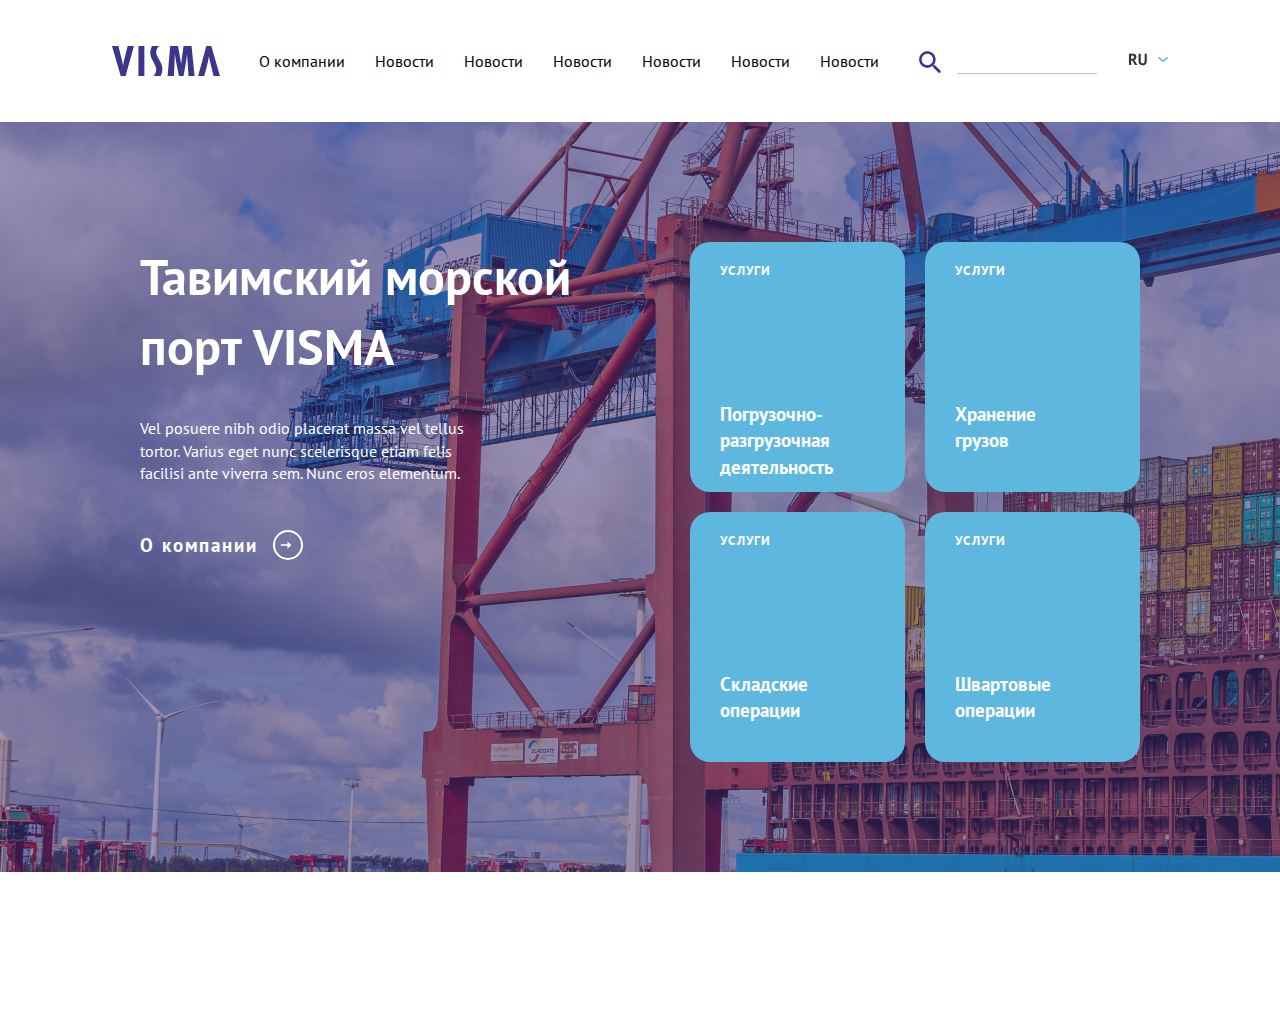
<file: index.html>
<!DOCTYPE html>
<html lang="en">
    <head>
        <meta charset="UTF-8">
        <meta name="viewport" content="width=device-width, initial-scale=1.0">
        <link rel="stylesheet" href="style.css">
        <link
            href="https://fonts.googleapis.com/css2?family=PT+Sans:ital,wght@0,400;0,700;1,400;1,700&display=swap"
            rel="stylesheet">
        <title>test</title>
    </head>
    <body>
        <header>
            <img src="media/Vector.svg" alt="Error">
            <nav>
                <ul>
                    <li><a href="#">О компании</a></li>
                    <li><a href="#">Новости</a></li>
                    <li><a href="#">Новости</a></li>
                    <li><a href="#">Новости</a></li>
                    <li><a href="#">Новости</a></li>
                    <li><a href="#">Новости</a></li>
                    <li><a href="#">Новости</a></li>
                </ul>
            </nav>
            <div class="src">
                <img src="media/ic_round-search.svg" alt="Error">
                <input type="text">
            </div>
            <div class="lang">
                <img class="im" src="media/Frame34.svg" alt>
            </div>
        </header>
        <main>
            <div class="main-body">
                <div class="left-side">
                    <h1>Тавимский морской
порт VISMA</h1>
                    <p>Vel posuere nibh odio placerat massa vel tellus
tortor. Varius eget nunc scelerisque etiam felis
facilisi ante viverra sem. Nunc eros elementum.</p>
                    <div class="cc">
                        <h2><a href>О компании</a></h2>
                        <img src="media/Group7.svg" alt="next">
                    </div>
                </div>
                <div class="right-side">
                    <div class="block">
                        <p>УСЛУГИ</p>
                        <h2>Погрузочно-разгрузочная
деятельность</h2>
                    </div>
                    <div class="block">
                        <p>УСЛУГИ</p>
                        <h2>Хранение
грузов</h2>
                    </div>
                    <div class="block">
                        <p>УСЛУГИ</p>
                        <h2>Складские
операции</h2>
                    </div>
                    <div class="block">
                        <p>УСЛУГИ</p>
                        <h2>Швартовые
операции</h2>
                    </div>
                </div>
            </div>
        </main>
    </body>
</html>
</file>
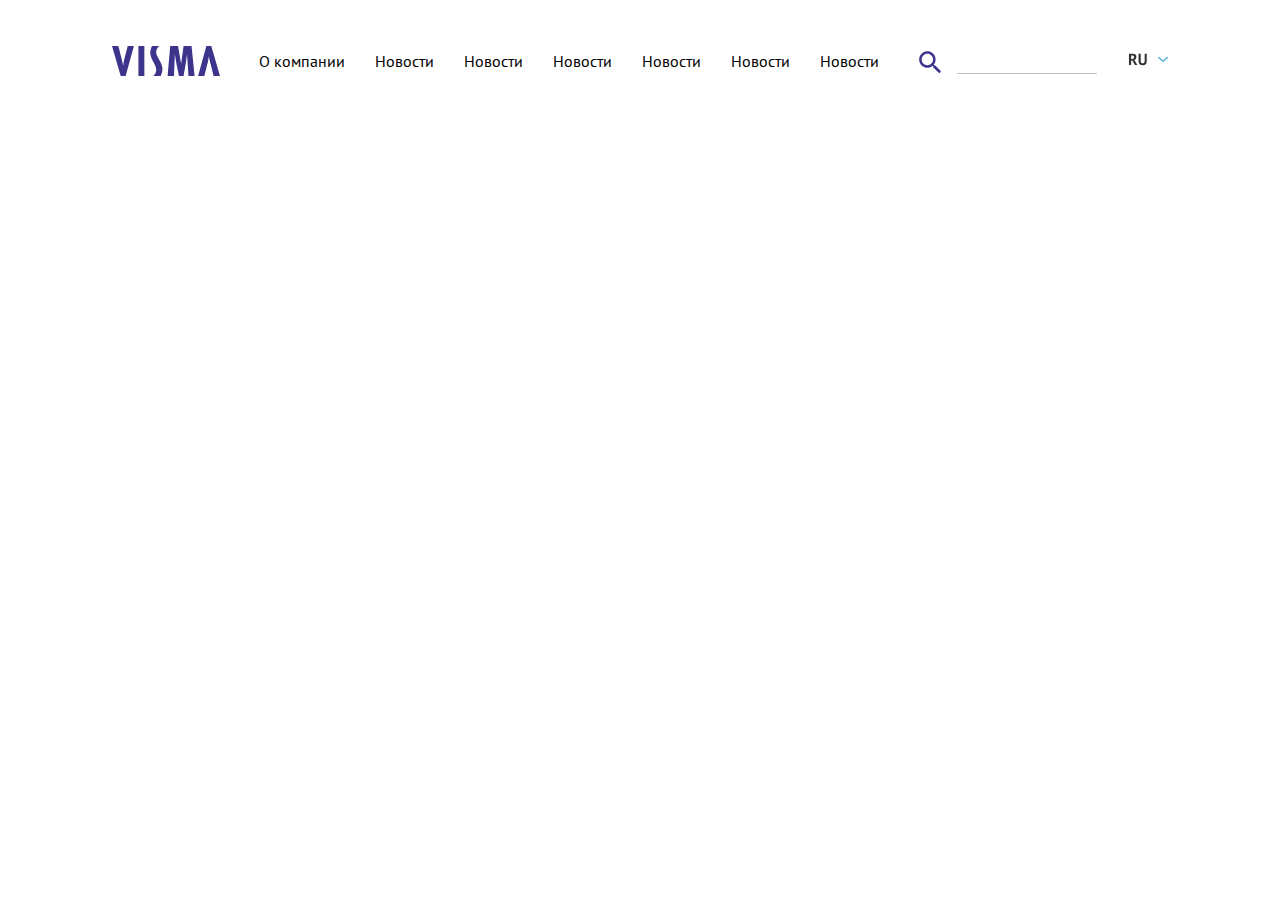
<file: imdex.html>
<!DOCTYPE html>
<html lang="en">
    <head>
        <meta charset="UTF-8">
        <meta name="viewport" content="width=device-width, initial-scale=1.0">
        <link rel="stylesheet" href="style.css">
        <link
            href="https://fonts.googleapis.com/css2?family=PT+Sans:ital,wght@0,400;0,700;1,400;1,700&display=swap"
            rel="stylesheet">
        <title>test</title>
    </head>
    <body>
        <header>
            <img src="media/Vector.svg" alt="Error">
            <nav>
                <ul>
                    <li><a href="#">О компании</a></li>
                    <li><a href="#">Новости</a></li>
                    <li><a href="#">Новости</a></li>
                    <li><a href="#">Новости</a></li>
                    <li><a href="#">Новости</a></li>
                    <li><a href="#">Новости</a></li>
                    <li><a href="#">Новости</a></li>
                </ul>
            </nav>
            <div class="src">
                <img src="media/ic_round-search.svg" alt="Error">
                <input type="text">
            </div>
            <div class="lang">
                <img class="im" src="media/Frame34.svg" alt>
            </div>
        </header>
    </body>
</html>
</file>
<file: style.css>
*{
    margin: 0;
    padding: 0;
    box-sizing: border-box;
    list-style: none;
    text-decoration: none;  
}


header {
    top: 0;
    left: 0;
    right: 0;
    
    background: #fff;
    display: flex;
    align-items: center;
    justify-content: space-around;
    padding: 40px 0px 40px 0px;
    padding: 35px 100px;
}


header nav ul li{
    position: relative;
    float: left;
}


header nav ul li a{
    padding: 15px;
    color: black;
    display: block;
    font-size: 16px; 
    font-family: "PT Sans";
    font-size: 16px;
    font-weight: 400;
    line-height: 22.4px;
    text-align: left;
 
}





header div input{
    border: none;
    border-bottom: 1px solid rgba(58, 57, 57, 0.3);
    width: 140px;
    height: 25px;
    
}

.src{
    display: flex;

    img{
        padding: 0 15px 0 0;
    }
}

.lang{
    display: block; 

    img{
        padding: 0 0 0 7px;
    }    
}
.im:hover{
        display: block;
    
}





main {
    background: url(media/rectangle23.png) no-repeat;
    width: 100%;
    height: 100vh;
}








.main-body {
    display: flex;
    justify-content: space-between;
    align-items: flex-start;
    padding: 120px 140px;
}

.left-side {
    width: 45%;
     /* Можно изменить на нужную ширину */
     
    h1{
        color: #fff;
        font-family: "PT Sans";
        font-size: 50px;
        font-weight: 700;
        line-height: 70px;
        text-align: left;
        white-space:pre-wrap;
        padding-bottom: 35px;
    }

    h2 a{
        color: #fff;
        padding-right: 15px;
        font-family: "PT Sans";
        font-size: 19px;
        font-weight: 700;
        line-height: 22.4px;
        letter-spacing: 0.1em;
        text-align: left;

    }

    p{
        color: #fff;
        font-family: "PT Sans";
        font-size: 16px;
        font-weight: 400;
        line-height: 22.4px;
        text-align: left;
        white-space:pre-wrap;
    }
}

.cc{
    display: flex;
    align-items: center;
    padding-top: 45px;
}



.right-side {
    width: 45%; /* Можно изменить на нужную ширину */
    display: flex;
    flex-wrap: wrap;
    gap: 20px; /* Расстояние между блоками */
}

.block {
    width: calc((100% - 20px)/2); /* Для двух блоков в ряду */
    height: 250px; /* Высота блоков */
    background-color: #5DB7DE;
    border-radius: 20px;

    p{
        color: #fff;
        font-family: "PT Sans";
        font-size: 13px;
        font-weight: 700;
        line-height: 18.2px;
        letter-spacing: 0.1em;
        text-align: left;
        padding: 20px 0 0 30px;
    }

    h2{
        color: #fff;
        font-family: "PT Sans";
        font-size: 19px;
        font-weight: 700;
        line-height: 26.6px;
        text-align: left;
        padding: 120px 0 0 30px;
        white-space:pre-wrap;
    }
}
</file>
